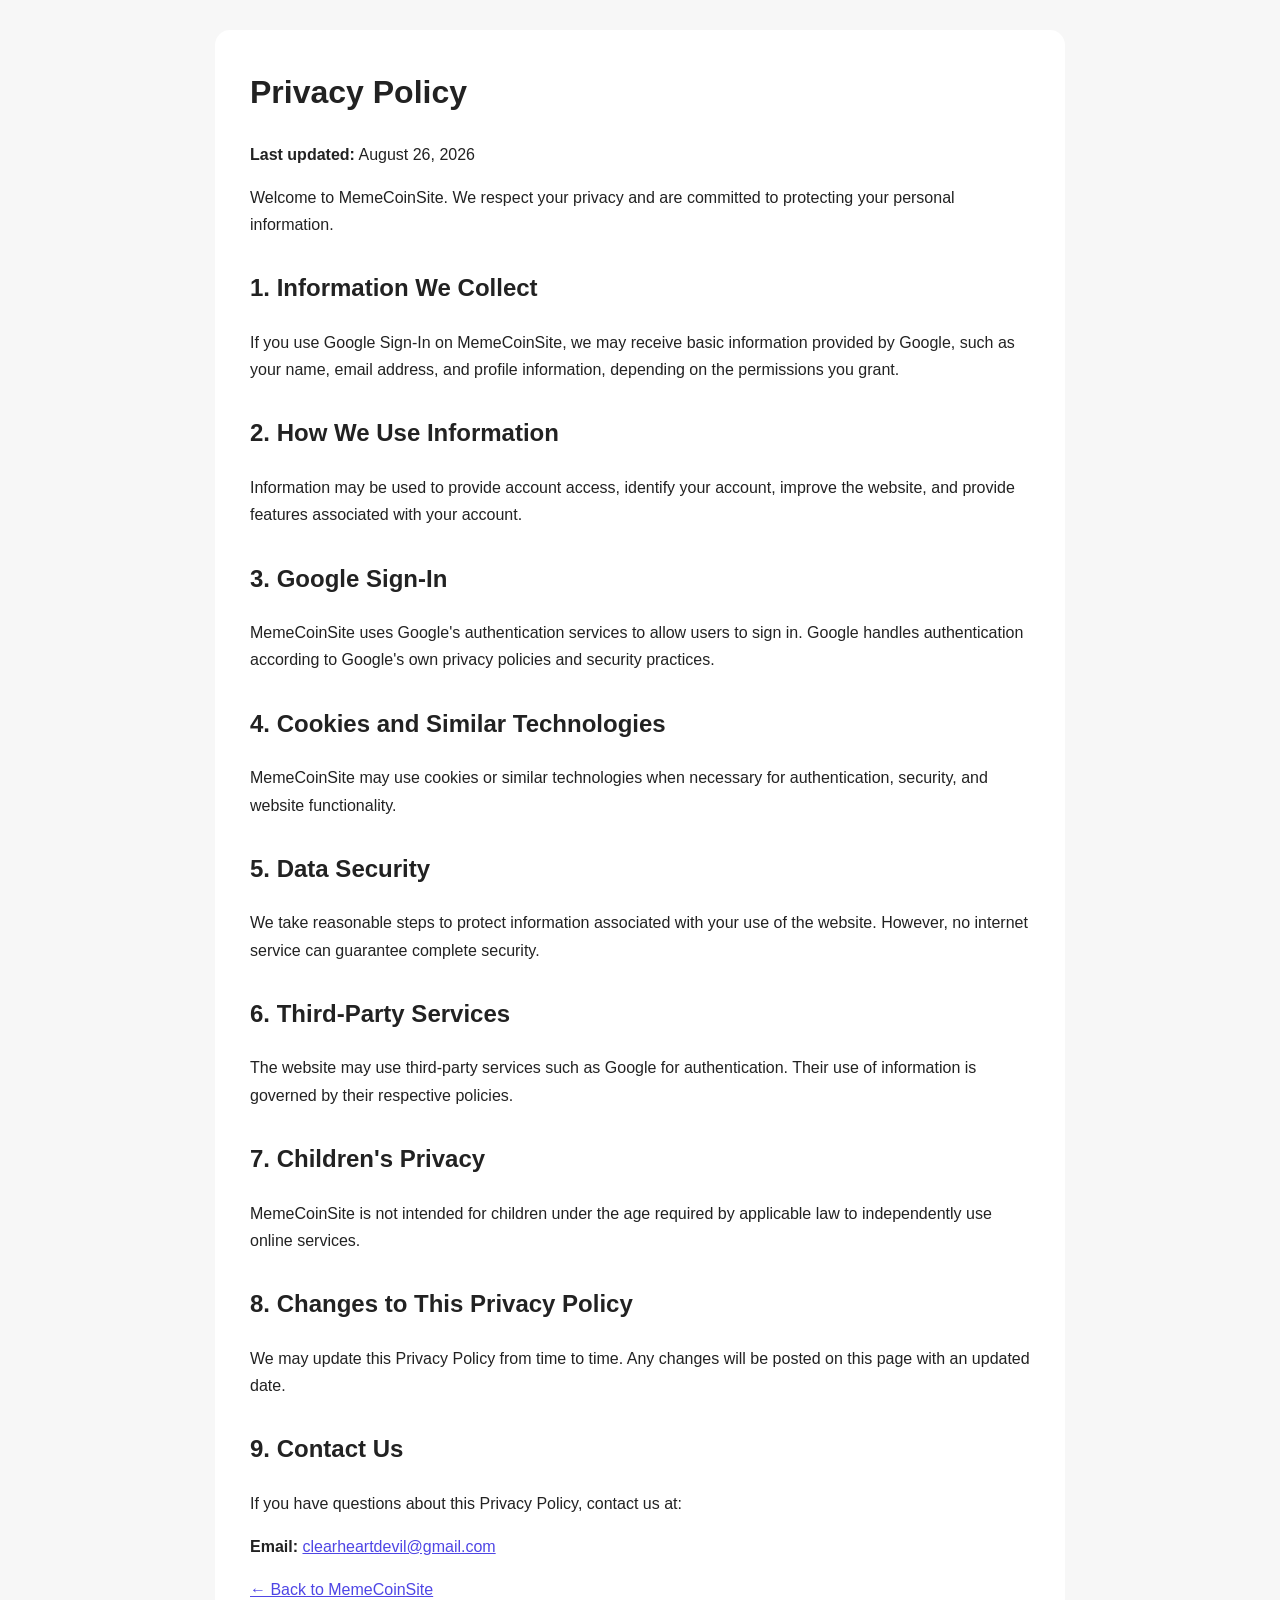
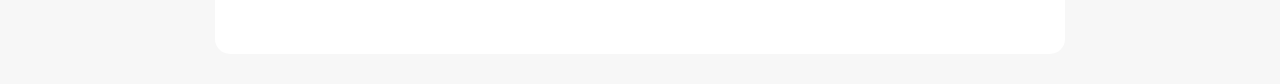
<file: privacy.html>
<!DOCTYPE html>
<html lang="en">
<head>
    <meta charset="UTF-8">
    <meta name="viewport" content="width=device-width, initial-scale=1.0">
    <title>Privacy Policy - MemeCoinSite</title>

    <style>
        body {
            font-family: Arial, sans-serif;
            line-height: 1.7;
            max-width: 850px;
            margin: 0 auto;
            padding: 30px 20px;
            color: #222;
            background: #f7f7f7;
        }

        .container {
            background: white;
            padding: 35px;
            border-radius: 15px;
        }

        h1 {
            margin-top: 0;
        }

        h2 {
            margin-top: 30px;
        }

        a {
            color: #4f46e5;
        }
    </style>
</head>

<body>

<div class="container">

    <h1>Privacy Policy</h1>

    <p><strong>Last updated:</strong> August 26, 2026</p>

    <p>
        Welcome to MemeCoinSite. We respect your privacy and are committed
        to protecting your personal information.
    </p>

    <h2>1. Information We Collect</h2>

    <p>
        If you use Google Sign-In on MemeCoinSite, we may receive basic
        information provided by Google, such as your name, email address,
        and profile information, depending on the permissions you grant.
    </p>

    <h2>2. How We Use Information</h2>

    <p>
        Information may be used to provide account access, identify your
        account, improve the website, and provide features associated with
        your account.
    </p>

    <h2>3. Google Sign-In</h2>

    <p>
        MemeCoinSite uses Google's authentication services to allow users
        to sign in. Google handles authentication according to Google's
        own privacy policies and security practices.
    </p>

    <h2>4. Cookies and Similar Technologies</h2>

    <p>
        MemeCoinSite may use cookies or similar technologies when necessary
        for authentication, security, and website functionality.
    </p>

    <h2>5. Data Security</h2>

    <p>
        We take reasonable steps to protect information associated with
        your use of the website. However, no internet service can guarantee
        complete security.
    </p>

    <h2>6. Third-Party Services</h2>

    <p>
        The website may use third-party services such as Google for
        authentication. Their use of information is governed by their
        respective policies.
    </p>

    <h2>7. Children's Privacy</h2>

    <p>
        MemeCoinSite is not intended for children under the age required
        by applicable law to independently use online services.
    </p>

    <h2>8. Changes to This Privacy Policy</h2>

    <p>
        We may update this Privacy Policy from time to time. Any changes
        will be posted on this page with an updated date.
    </p>

    <h2>9. Contact Us</h2>

    <p>
        If you have questions about this Privacy Policy, contact us at:
    </p>

    <p>
        <strong>Email:</strong>
        <a href="mailto:clearheartdevil@gmail.com">
            clearheartdevil@gmail.com
        </a>
    </p>

    <p>
        <a href="index.html">← Back to MemeCoinSite</a>
    </p>

</div>

</body>
</html>
</file>
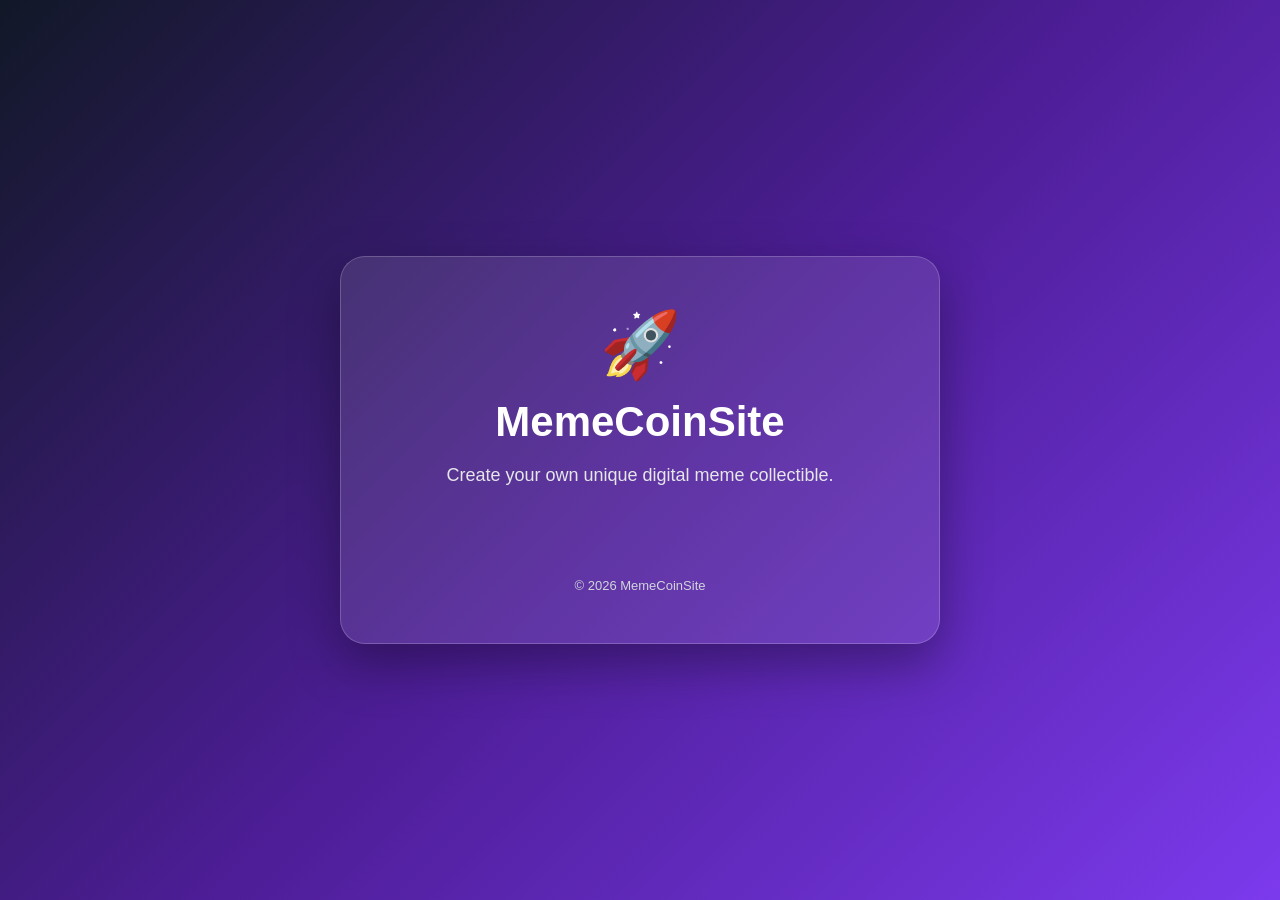
<file: terms.html>
<!DOCTYPE html>
<html lang="en">
<head>
    <meta charset="UTF-8">
    <meta name="viewport" content="width=device-width, initial-scale=1.0">

    <title>MemeCoinSite</title>

    <!-- Google Identity Services -->
    <script src="https://accounts.google.com/gsi/client" async defer></script>

    <style>
        * {
            box-sizing: border-box;
            margin: 0;
            padding: 0;
        }

        body {
            min-height: 100vh;
            display: flex;
            align-items: center;
            justify-content: center;
            font-family: Arial, sans-serif;
            color: white;
            text-align: center;
            background: linear-gradient(135deg, #111827, #4c1d95, #7c3aed);
        }

        .container {
            width: 90%;
            max-width: 600px;
            padding: 50px 30px;
            border-radius: 25px;
            background: rgba(255, 255, 255, 0.10);
            border: 1px solid rgba(255, 255, 255, 0.20);
            box-shadow: 0 20px 50px rgba(0, 0, 0, 0.35);
        }

        .logo {
            font-size: 65px;
            margin-bottom: 15px;
        }

        h1 {
            font-size: 42px;
            margin-bottom: 15px;
        }

        .subtitle {
            color: #e5e7eb;
            font-size: 18px;
            line-height: 1.6;
            margin-bottom: 30px;
        }

        #g_id_signin {
            display: flex;
            justify-content: center;
            margin-top: 20px;
        }

        #status {
            margin-top: 25px;
            min-height: 24px;
            color: #d1fae5;
            font-size: 15px;
        }

        .footer {
            margin-top: 35px;
            color: #d1d5db;
            font-size: 13px;
        }
    </style>
</head>

<body>

    <div class="container">

        <div class="logo">🚀</div>

        <h1>MemeCoinSite</h1>

        <p class="subtitle">
            Create your own unique digital meme collectible.
        </p>

        <!-- Real Google Sign-In -->
        <div
            id="g_id_onload"
            data-client_id="564623769013-gn2njhia3plqahbid5ue9dvufitsofh0.apps.googleusercontent.com"
            data-callback="handleCredentialResponse"
            data-auto_prompt="false">
        </div>

        <div
            class="g_id_signin"
            data-type="standard"
            data-size="large"
            data-theme="outline"
            data-text="signin_with"
            data-shape="rectangular"
            data-logo_alignment="left">
        </div>

        <div id="status"></div>

        <div class="footer">
            © 2026 MemeCoinSite
        </div>

    </div>

    <script>
        function handleCredentialResponse(response) {
            const status = document.getElementById("status");

            if (response && response.credential) {
                status.textContent =
                    "✅ Google Sign-In successful!";
                
                console.log("Google credential received.");
            } else {
                status.textContent =
                    "❌ Sign-In failed. Please try again.";
            }
        }
    </script>

</body>
</html>
</file>
